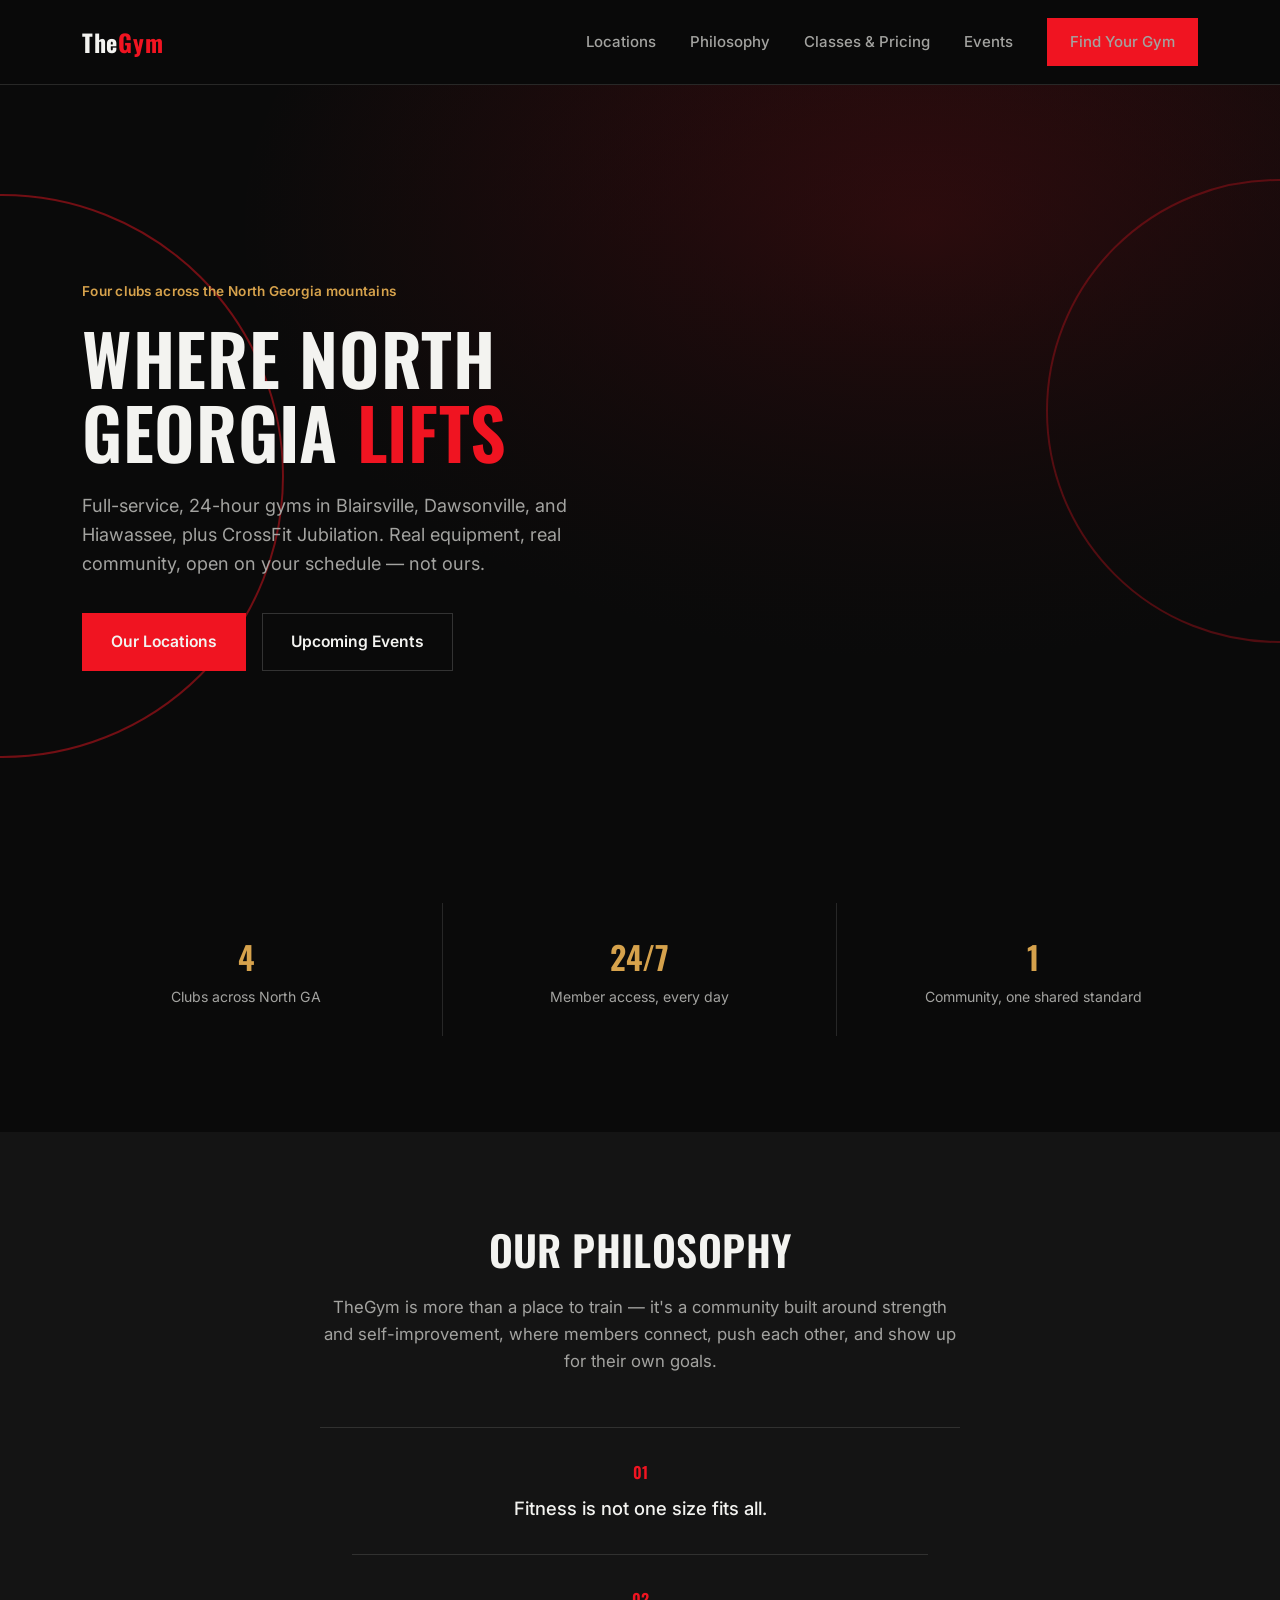
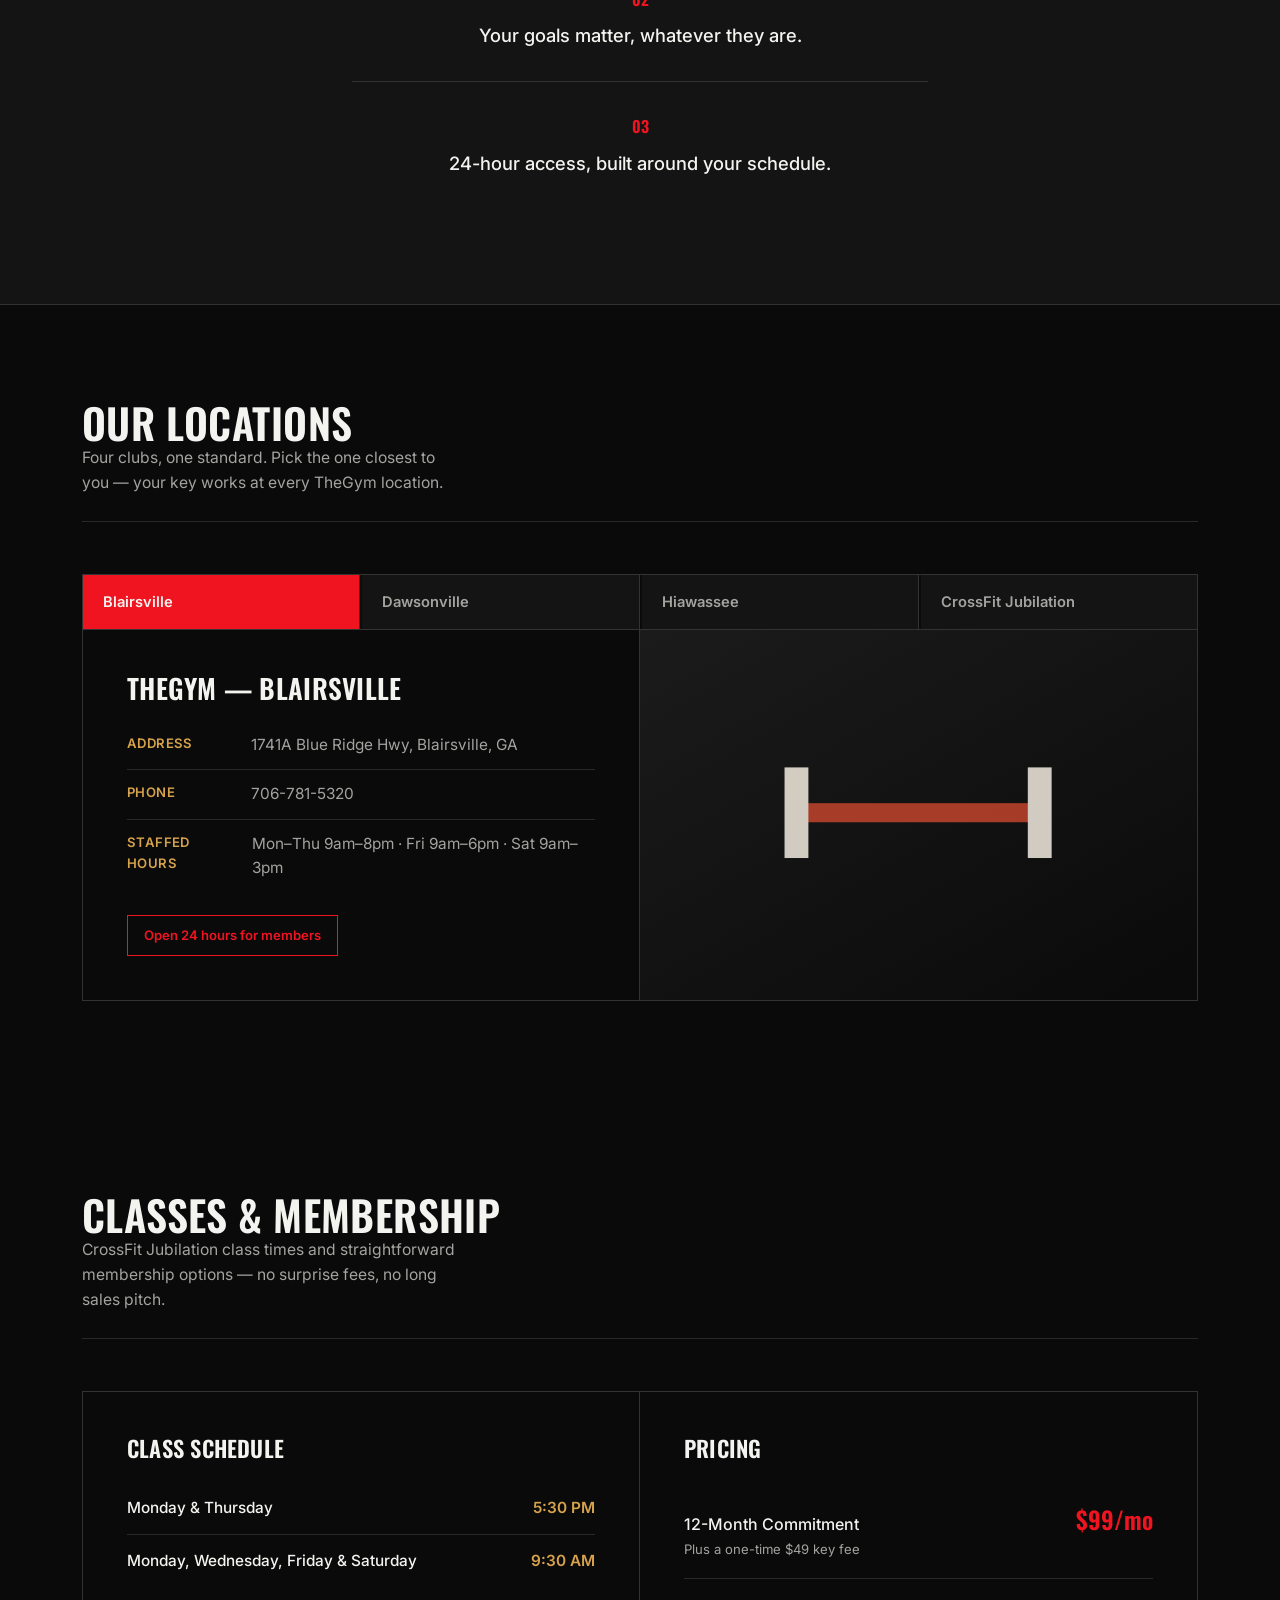
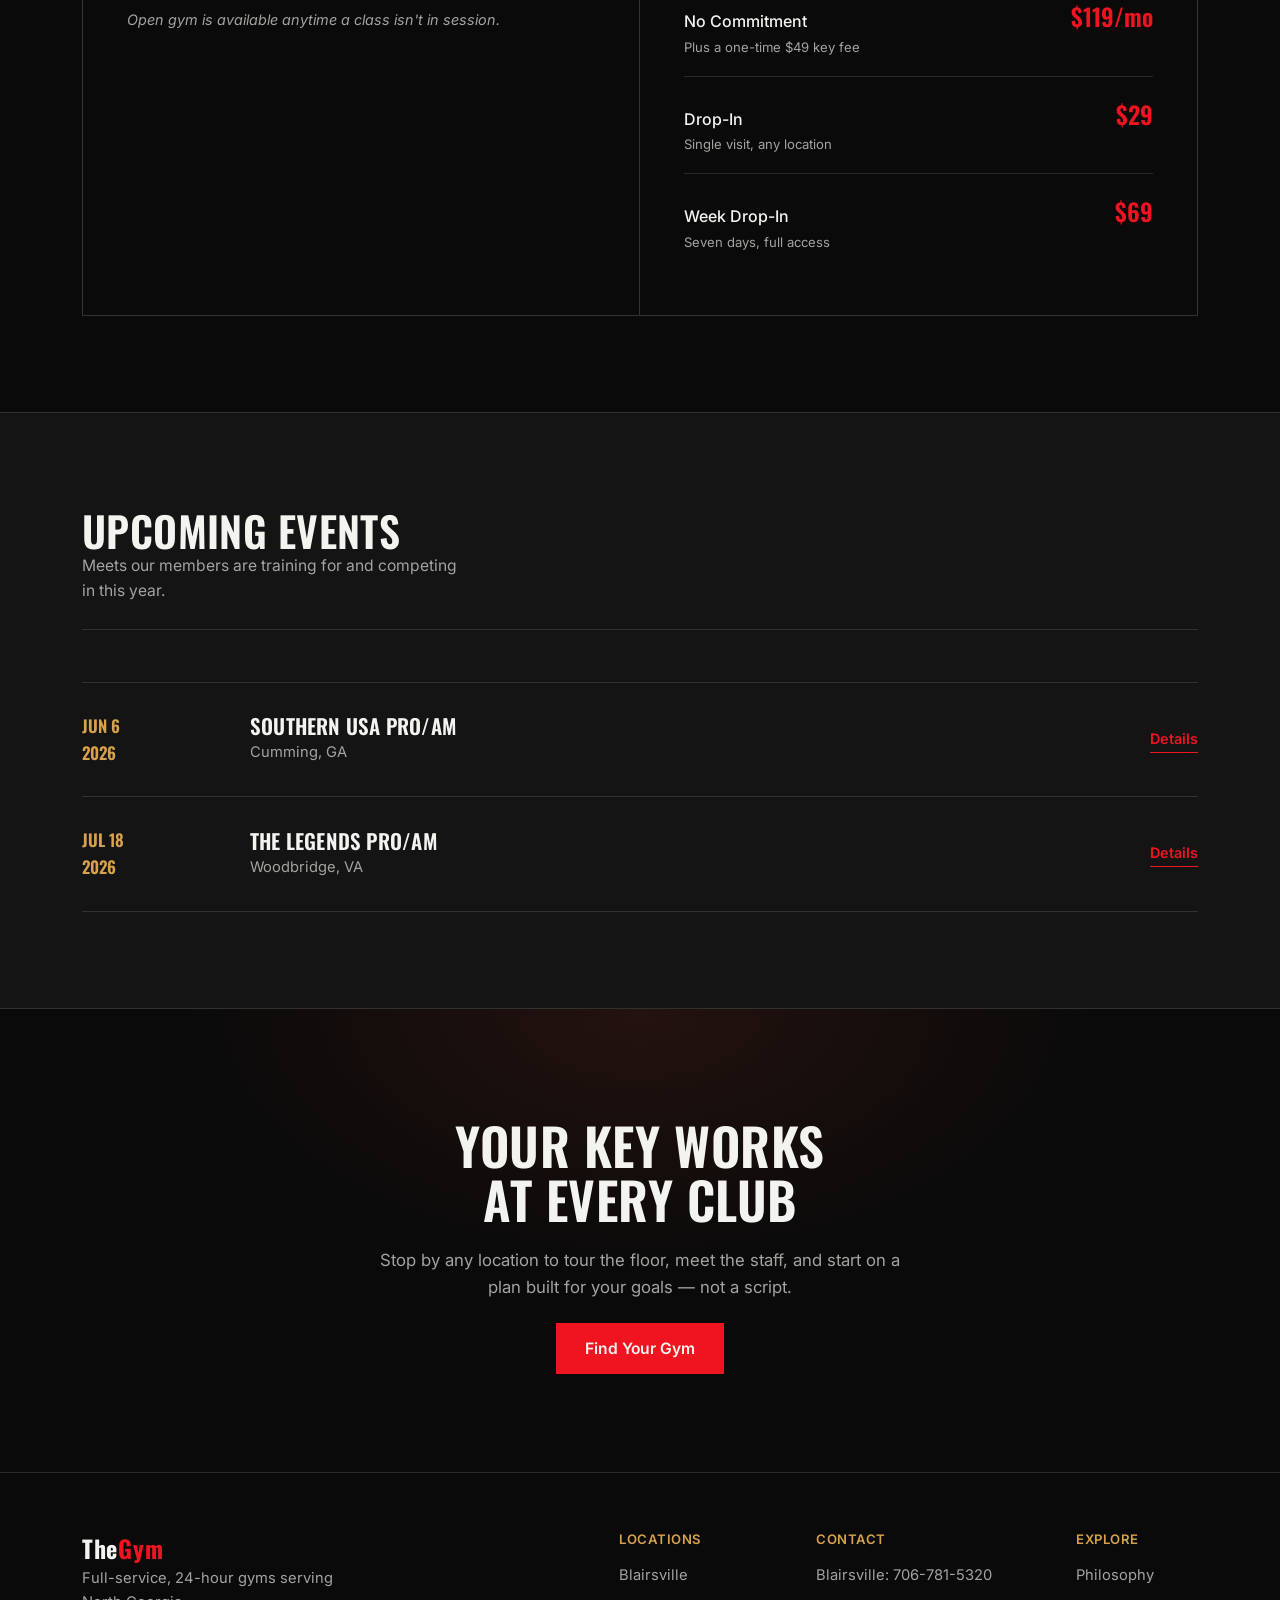
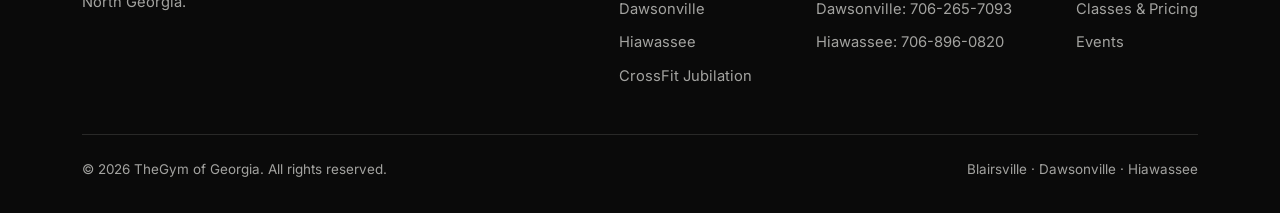
<file: index.html>
<!DOCTYPE html>
<html lang="en">
<head>
<meta charset="UTF-8">
<meta name="viewport" content="width=device-width, initial-scale=1.0">
<title>TheGym — Where North Georgia Lifts</title>
<link rel="preconnect" href="https://fonts.googleapis.com">
<link rel="preconnect" href="https://fonts.gstatic.com" crossorigin>
<link href="https://fonts.googleapis.com/css2?family=Oswald:wght@500;600;700&family=Inter:wght@400;500;600&display=swap" rel="stylesheet">
<link rel="stylesheet" href="styles.css">
</head>
<body>

<header class="site-nav">
  <div class="nav-inner">
    <a class="brand" href="#top">The<span>Gym</span></a>
    <nav class="nav-links" id="navLinks">
      <a href="#locations">Locations</a>
      <a href="#philosophy">Philosophy</a>
      <a href="#classes">Classes &amp; Pricing</a>
      <a href="#events">Events</a>
      <a class="nav-cta" href="#locations">Find Your Gym</a>
    </nav>
    <button class="nav-toggle" id="navToggle" aria-label="Toggle menu" aria-expanded="false">&#9776;</button>
  </div>
</header>

<main id="top">

  <!-- HERO -->
  <section class="hero">
    <div class="hero-inner">
      <div class="hero-content">
        <div class="hero-eyebrow">Four clubs across the North Georgia mountains</div>
        <h1>Where North<br>Georgia <em>Lifts</em></h1>
        <p class="lede">Full-service, 24-hour gyms in Blairsville, Dawsonville, and Hiawassee, plus CrossFit Jubilation. Real equipment, real community, open on your schedule &mdash; not ours.</p>
        <div class="hero-actions">
          <a class="btn-primary" href="#locations">Our Locations</a>
          <a class="btn-ghost" href="#events">Upcoming Events</a>
        </div>
      </div>
    </div>
  </section>

  <section class="hero-stats-wrap">
    <div class="hero-stats">
      <div class="wrap">
        <div class="stat"><div class="num">4</div><div class="label">Clubs across North GA</div></div>
        <div class="stat"><div class="num">24/7</div><div class="label">Member access, every day</div></div>
        <div class="stat"><div class="num">1</div><div class="label">Community, one shared standard</div></div>
      </div>
    </div>
  </section>

  <!-- PHILOSOPHY -->
  <section class="philosophy" id="philosophy">
    <div class="wrap">
      <div class="philosophy-head">
        <h2>Our Philosophy</h2>
        <p class="philosophy-copy">TheGym is more than a place to train &mdash; it's a community built around strength and self-improvement, where members connect, push each other, and show up for their own goals.</p>
      </div>
    </div>
    <div class="creed">
      <div class="creed-item">
        <div class="mark">01</div>
        <p>Fitness is not one size fits all.</p>
      </div>
      <div class="creed-item">
        <div class="mark">02</div>
        <p>Your goals matter, whatever they are.</p>
      </div>
      <div class="creed-item">
        <div class="mark">03</div>
        <p>24-hour access, built around your schedule.</p>
      </div>
    </div>
  </section>

  <!-- LOCATIONS -->
  <section id="locations">
    <div class="wrap">
      <div class="section-head">
        <div>
          <h2>Our Locations</h2>
          <p>Four clubs, one standard. Pick the one closest to you &mdash; your key works at every TheGym location.</p>
        </div>
      </div>

      <div class="loc-tabs" role="tablist">
        <button class="loc-tab active" data-loc="blairsville" role="tab" aria-selected="true">Blairsville</button>
        <button class="loc-tab" data-loc="dawsonville" role="tab" aria-selected="false">Dawsonville</button>
        <button class="loc-tab" data-loc="hiawassee" role="tab" aria-selected="false">Hiawassee</button>
        <button class="loc-tab" data-loc="jubilation" role="tab" aria-selected="false">CrossFit Jubilation</button>
      </div>

      <div class="loc-panels">
        <div class="loc-panel active" data-panel="blairsville">
          <div class="loc-info">
            <h3>TheGym &mdash; Blairsville</h3>
            <div class="loc-row"><span class="k">Address</span><span class="v">1741A Blue Ridge Hwy, Blairsville, GA</span></div>
            <div class="loc-row"><span class="k">Phone</span><span class="v">706-781-5320</span></div>
            <div class="loc-row"><span class="k">Staffed Hours</span><span class="v">Mon&ndash;Thu 9am&ndash;8pm &middot; Fri 9am&ndash;6pm &middot; Sat 9am&ndash;3pm</span></div>
            <div class="loc-badge">Open 24 hours for members</div>
          </div>
          <div class="loc-visual"><svg viewBox="0 0 120 120" xmlns="http://www.w3.org/2000/svg"><rect x="10" y="55" width="100" height="8" fill="#C1442D"/><rect x="4" y="40" width="10" height="38" fill="#F3ECE0"/><rect x="106" y="40" width="10" height="38" fill="#F3ECE0"/></svg></div>
        </div>
        <div class="loc-panel" data-panel="dawsonville">
          <div class="loc-info">
            <h3>TheGym &mdash; Dawsonville</h3>
            <div class="loc-row"><span class="k">Address</span><span class="v">749 SR-53, Suite 100, Dawsonville, GA</span></div>
            <div class="loc-row"><span class="k">Phone</span><span class="v">706-265-7093</span></div>
            <div class="loc-row"><span class="k">Staffed Hours</span><span class="v">Mon&ndash;Thu 9am&ndash;8pm &middot; Fri 9am&ndash;6pm &middot; Sat 9am&ndash;1pm</span></div>
            <div class="loc-badge">Open 24 hours for members</div>
          </div>
          <div class="loc-visual"><svg viewBox="0 0 120 120" xmlns="http://www.w3.org/2000/svg"><rect x="10" y="55" width="100" height="8" fill="#C1442D"/><rect x="4" y="40" width="10" height="38" fill="#F3ECE0"/><rect x="106" y="40" width="10" height="38" fill="#F3ECE0"/></svg></div>
        </div>
        <div class="loc-panel" data-panel="hiawassee">
          <div class="loc-info">
            <h3>TheGym &mdash; Hiawassee</h3>
            <div class="loc-row"><span class="k">Address</span><span class="v">536 Bell Creek Rd, Hiawassee, GA</span></div>
            <div class="loc-row"><span class="k">Phone</span><span class="v">706-896-0820</span></div>
            <div class="loc-row"><span class="k">Staffed Hours</span><span class="v">Mon&ndash;Thu 9am&ndash;8pm &middot; Fri 9am&ndash;6pm &middot; Sat 9am&ndash;1pm</span></div>
            <div class="loc-badge">Open 24 hours for members</div>
          </div>
          <div class="loc-visual"><svg viewBox="0 0 120 120" xmlns="http://www.w3.org/2000/svg"><rect x="10" y="55" width="100" height="8" fill="#C1442D"/><rect x="4" y="40" width="10" height="38" fill="#F3ECE0"/><rect x="106" y="40" width="10" height="38" fill="#F3ECE0"/></svg></div>
        </div>
        <div class="loc-panel" data-panel="jubilation">
          <div class="loc-info">
            <h3>CrossFit Jubilation</h3>
            <div class="loc-row"><span class="k">Program</span><span class="v">CrossFit-style classes hosted from our Hiawassee club</span></div>
            <div class="loc-row"><span class="k">Class Days</span><span class="v">Mon &amp; Thu 5:30pm &middot; Mon, Wed, Fri &amp; Sat 9:30am</span></div>
            <div class="loc-row"><span class="k">Open Gym</span><span class="v">Anytime a class isn't in session</span></div>
            <div class="loc-badge">See class schedule below</div>
          </div>
          <div class="loc-visual"><svg viewBox="0 0 120 120" xmlns="http://www.w3.org/2000/svg"><circle cx="60" cy="60" r="34" fill="none" stroke="#D6A24C" stroke-width="4"/><rect x="55" y="20" width="10" height="20" fill="#C1442D"/><rect x="55" y="80" width="10" height="20" fill="#C1442D"/></svg></div>
        </div>
      </div>
    </div>
  </section>

  <!-- CLASSES & PRICING -->
  <section id="classes">
    <div class="wrap">
      <div class="section-head">
        <div>
          <h2>Classes &amp; Membership</h2>
          <p>CrossFit Jubilation class times and straightforward membership options &mdash; no surprise fees, no long sales pitch.</p>
        </div>
      </div>
      <div class="grid-2">
        <div class="panel-block">
          <h3>Class Schedule</h3>
          <div class="sched-row"><span class="days">Monday &amp; Thursday</span><span class="time">5:30 PM</span></div>
          <div class="sched-row"><span class="days">Monday, Wednesday, Friday &amp; Saturday</span><span class="time">9:30 AM</span></div>
          <p class="sched-note">Open gym is available anytime a class isn't in session.</p>
        </div>
        <div class="panel-block">
          <h3>Pricing</h3>
          <div class="price-row"><span class="plan">12-Month Commitment<small>Plus a one-time $49 key fee</small></span><span class="amount">$99/mo</span></div>
          <div class="price-row"><span class="plan">No Commitment<small>Plus a one-time $49 key fee</small></span><span class="amount">$119/mo</span></div>
          <div class="price-row"><span class="plan">Drop-In<small>Single visit, any location</small></span><span class="amount">$29</span></div>
          <div class="price-row"><span class="plan">Week Drop-In<small>Seven days, full access</small></span><span class="amount">$69</span></div>
        </div>
      </div>
    </div>
  </section>

  <!-- EVENTS -->
  <section class="events" id="events">
    <div class="wrap">
      <div class="section-head">
        <div>
          <h2>Upcoming Events</h2>
          <p>Meets our members are training for and competing in this year.</p>
        </div>
      </div>
      <div class="event-list">
        <div class="event-row">
          <div class="event-date">JUN 6<br>2026</div>
          <div class="event-name">
            <h4>Southern USA Pro/Am</h4>
            <p>Cumming, GA</p>
          </div>
          <a class="event-link" href="#">Details</a>
        </div>
        <div class="event-row">
          <div class="event-date">JUL 18<br>2026</div>
          <div class="event-name">
            <h4>The Legends Pro/Am</h4>
            <p>Woodbridge, VA</p>
          </div>
          <a class="event-link" href="#">Details</a>
        </div>
      </div>
    </div>
  </section>

  <!-- FINAL CTA -->
  <section class="final-cta">
    <div class="wrap">
      <h2>Your Key Works<br>at Every Club</h2>
      <p>Stop by any location to tour the floor, meet the staff, and start on a plan built for your goals &mdash; not a script.</p>
      <a class="btn-primary" href="#locations">Find Your Gym</a>
    </div>
  </section>

</main>

<footer>
  <div class="wrap">
    <div class="footer-top">
      <div class="footer-brand">
        <a class="brand" href="#top">The<span>Gym</span></a>
        <p>Full-service, 24-hour gyms serving North Georgia.</p>
      </div>
      <div class="footer-cols">
        <div class="footer-col">
          <h5>Locations</h5>
          <a href="#locations">Blairsville</a>
          <a href="#locations">Dawsonville</a>
          <a href="#locations">Hiawassee</a>
          <a href="#locations">CrossFit Jubilation</a>
        </div>
        <div class="footer-col">
          <h5>Contact</h5>
          <span>Blairsville: 706-781-5320</span>
          <span>Dawsonville: 706-265-7093</span>
          <span>Hiawassee: 706-896-0820</span>
        </div>
        <div class="footer-col">
          <h5>Explore</h5>
          <a href="#philosophy">Philosophy</a>
          <a href="#classes">Classes &amp; Pricing</a>
          <a href="#events">Events</a>
        </div>
      </div>
    </div>
    <div class="footer-bottom">
      <span>&copy; 2026 TheGym of Georgia. All rights reserved.</span>
      <span>Blairsville &middot; Dawsonville &middot; Hiawassee</span>
    </div>
  </div>
</footer>

<script src="script.js" defer></script>

</body>
</html>
</file>
<file: styles.css>
:root{
    --ink:#0A0A0A;
    --panel:#141414;
    --panel-2:#1B1B1B;
    --steel:#333333;
    --rust:#F01421;
    --rust-dim:#B80D18;
    --gold:#D6A24C;
    --paper:#F3F3F0;
    --muted:#A3A3A0;
    --line: rgba(243,243,240,0.13);
  }
  *{box-sizing:border-box; margin:0; padding:0;}
  html{scroll-behavior:smooth;}
  body{
    background:var(--ink);
    color:var(--paper);
    font-family:'Inter', sans-serif;
    line-height:1.6;
    -webkit-font-smoothing:antialiased;
  }
  img{max-width:100%; display:block;}
  a{color:inherit; text-decoration:none;}
  .wrap{max-width:1180px; margin:0 auto; padding:0 32px;}
  h1,h2,h3,h4{font-family:'Oswald', sans-serif; font-weight:600; letter-spacing:0.01em; line-height:1.05;}
  button{font-family:inherit; cursor:pointer;}
  :focus-visible{outline:3px solid var(--gold); outline-offset:3px;}

  /* ---------- NAV ---------- */
  header.site-nav{
    position:sticky; top:0; z-index:50;
    background:rgba(10,10,10,0.92);
    backdrop-filter:blur(8px);
    border-bottom:1px solid var(--line);
  }
  .nav-inner{
    display:flex; align-items:center; justify-content:space-between;
    padding:18px 32px; max-width:1180px; margin:0 auto;
  }
  .brand{
    font-family:'Oswald', sans-serif; font-size:1.5rem; font-weight:700;
    letter-spacing:0.03em;
  }
  .brand span{color:var(--rust);}
  .nav-links{display:flex; gap:34px; align-items:center;}
  .nav-links a{font-size:0.94rem; font-weight:500; color:var(--muted); transition:color .15s;}
  .nav-links a:hover{color:var(--paper);}
  .nav-cta{
    background:var(--rust); color:#FFFFFF; padding:11px 22px;
    font-weight:600; font-size:0.92rem; border:1px solid var(--rust);
    transition:background .15s, color .15s;
  }
  .nav-cta:hover{background:var(--rust-dim); color:var(--muted);}
  .nav-toggle{display:none; background:none; border:none; color:var(--paper); font-size:1.6rem;}

  /* ---------- HERO ---------- */
  .hero{
    position:relative; overflow:hidden;
    min-height:80vh;
    display:flex; align-items:center;
    background:
      linear-gradient(180deg, rgba(10,10,10,0.35) 0%, rgba(10,10,10,0.78) 60%, rgba(10,10,10,0.97) 100%),
      radial-gradient(ellipse 1100px 700px at 72% 18%, rgba(240,20,33,0.28), transparent 62%),
      var(--ink);
  }
  .hero::before, .hero::after{
    content:''; position:absolute; border-radius:50%;
    border:2px solid var(--rust); opacity:0.45; pointer-events:none;
  }
  .hero::before{
    width:560px; height:560px; left:-280px; top:50%; transform:translateY(-50%);
  }
  .hero::after{
    width:460px; height:460px; right:-230px; top:12%; opacity:0.3;
  }
  .hero-inner{
    position:relative; z-index:1;
    max-width:1180px; margin:0 auto; padding:100px 32px; width:100%;
  }
  .hero-content{max-width:620px;}
  .hero-eyebrow{
    color:var(--gold); font-size:0.85rem; font-weight:600;
    margin-bottom:18px; letter-spacing:0.02em;
  }
  .hero h1{
    font-size:clamp(2.6rem, 5.6vw, 4.4rem);
    text-transform:uppercase;
    color:var(--paper);
  }
  .hero h1 em{
    font-style:normal; color:var(--rust);
  }
  .hero p.lede{
    margin-top:22px; font-size:1.13rem; color:var(--muted); max-width:46ch;
  }
  .hero-actions{display:flex; gap:16px; margin-top:36px; flex-wrap:wrap;}
  .btn-primary{
    background:var(--rust); color:var(--paper); padding:15px 28px;
    font-weight:600; font-size:0.98rem; border:1px solid var(--rust);
  }
  .btn-primary:hover{background:var(--rust-dim);}
  .btn-ghost{
    background:transparent; color:var(--paper); padding:15px 28px;
    font-weight:600; font-size:0.98rem; border:1px solid var(--steel);
  }
  .btn-ghost:hover{border-color:var(--gold); color:var(--gold);}

  .hero-stats .wrap{
    display:grid; grid-template-columns:repeat(3,1fr);
    padding:0; max-width:1180px; margin:0 auto;
  }
  .stat{
    padding:28px 32px; border-right:1px solid var(--line);
    text-align:center;
  }
  .stat:last-child{border-right:none;}
  .stat .num{font-family:'Oswald',sans-serif; font-size:2rem; color:var(--gold); font-weight:600;}
  .stat .label{font-size:0.88rem; color:var(--muted); margin-top:4px;}

  /* ---------- SECTION SHELL ---------- */
  section{padding:96px 0;}
  .hero-stats-wrap{padding-top:36px;}
  .section-head{
    display:flex; justify-content:space-between; align-items:flex-end;
    gap:24px; margin-bottom:52px; border-bottom:1px solid var(--line); padding-bottom:26px;
  }
  .section-head h2{
    font-size:clamp(1.9rem, 3.4vw, 2.6rem); text-transform:uppercase; color:var(--paper);
  }
  .section-head p{color:var(--muted); max-width:38ch; font-size:0.98rem;}

  /* ---------- PHILOSOPHY ---------- */
  .philosophy{background:var(--panel); border-bottom:1px solid var(--line);}
  .philosophy-head{
    text-align:center; max-width:640px; margin:0 auto;
  }
  .philosophy-head h2{
    font-size:clamp(1.9rem, 3.4vw, 2.6rem); text-transform:uppercase; color:var(--paper);
  }
  .philosophy-copy{color:var(--muted); font-size:1.05rem; margin-top:22px;}
  .creed{
    display:flex; flex-direction:column; align-items:stretch;
    max-width:640px; margin:52px auto 0; padding:0 32px;
    border-top:1px solid var(--line);
  }
  .creed-item{
    padding:32px 0; border-bottom:1px solid var(--line); text-align:center;
  }
  .creed-item:last-child{border-bottom:none;}
  .creed-item .mark{color:var(--rust); font-family:'Oswald',sans-serif; font-size:1rem; font-weight:600; margin-bottom:10px;}
  .creed-item p{font-size:1.15rem; color:var(--paper); font-weight:500; line-height:1.45;}

  /* ---------- LOCATIONS ---------- */
  .loc-tabs{
    display:flex; gap:2px; flex-wrap:wrap; margin-bottom:0;
    border:1px solid var(--steel);
  }
  .loc-tab{
    flex:1; min-width:150px; background:var(--panel); border:none; color:var(--muted);
    padding:18px 20px; font-weight:600; font-size:0.92rem; text-align:left;
    border-right:1px solid var(--steel);
    transition:background .15s, color .15s;
  }
  .loc-tab:last-child{border-right:none;}
  .loc-tab.active{background:var(--rust); color:var(--paper);}
  .loc-tab:not(.active):hover{background:var(--panel-2); color:var(--paper);}

  .loc-panels{border:1px solid var(--steel); border-top:none;}
  .loc-panel{
    display:none; grid-template-columns:1fr 1fr; gap:0;
  }
  .loc-panel.active{display:grid;}
  .loc-info{padding:44px; border-right:1px solid var(--steel);}
  .loc-info h3{font-size:1.7rem; text-transform:uppercase; margin-bottom:18px;}
  .loc-row{display:flex; gap:14px; padding:12px 0; border-top:1px solid var(--line);}
  .loc-row:first-of-type{border-top:none;}
  .loc-row .k{color:var(--gold); font-size:0.82rem; font-weight:600; text-transform:uppercase; letter-spacing:0.03em; min-width:110px;}
  .loc-row .v{color:var(--muted); font-size:0.96rem;}
  .loc-badge{
    display:inline-block; margin-top:22px; padding:9px 16px; border:1px solid var(--rust);
    color:var(--rust); font-size:0.82rem; font-weight:600;
  }
  .loc-visual{
    background:linear-gradient(150deg, var(--panel-2), var(--ink));
    display:flex; align-items:center; justify-content:center; padding:40px;
  }
  .loc-visual svg{width:60%; opacity:0.85;}

  /* ---------- CLASSES & PRICING ---------- */
  .grid-2{display:grid; grid-template-columns:1fr 1fr; gap:0; border:1px solid var(--steel);}
  .panel-block{padding:44px; border-right:1px solid var(--steel);}
  .panel-block:last-child{border-right:none;}
  .panel-block h3{font-size:1.4rem; text-transform:uppercase; margin-bottom:22px; color:var(--paper);}
  .sched-row{display:flex; justify-content:space-between; gap:18px; padding:14px 0; border-top:1px solid var(--line); font-size:0.96rem;}
  .sched-row:first-of-type{border-top:none;}
  .sched-row .days{color:var(--paper); font-weight:500;}
  .sched-row .time{color:var(--gold); font-weight:600; white-space:nowrap;}
  .sched-note{margin-top:20px; color:var(--muted); font-size:0.9rem; font-style:italic;}

  .price-row{display:flex; justify-content:space-between; align-items:baseline; padding:18px 0; border-top:1px solid var(--line);}
  .price-row:first-of-type{border-top:none;}
  .price-row .plan{font-weight:500; color:var(--paper); font-size:1rem;}
  .price-row .plan small{display:block; color:var(--muted); font-size:0.82rem; font-weight:400; margin-top:2px;}
  .price-row .amount{font-family:'Oswald',sans-serif; font-size:1.5rem; color:var(--rust); font-weight:600; white-space:nowrap;}

  /* ---------- EVENTS ---------- */
  .events{background:var(--panel); border-top:1px solid var(--line); border-bottom:1px solid var(--line);}
  .event-list{border-top:1px solid var(--line);}
  .event-row{
    display:grid; grid-template-columns:140px 1fr auto; gap:28px; align-items:center;
    padding:30px 0; border-bottom:1px solid var(--line);
  }
  .event-date{font-family:'Oswald',sans-serif; color:var(--gold); font-size:1.05rem; font-weight:600;}
  .event-name h4{font-size:1.3rem; text-transform:uppercase; color:var(--paper);}
  .event-name p{color:var(--muted); font-size:0.92rem; margin-top:4px;}
  .event-link{color:var(--rust); font-weight:600; font-size:0.9rem; border-bottom:1px solid var(--rust); padding-bottom:2px; white-space:nowrap;}

  /* ---------- CTA ---------- */
  .final-cta{
    text-align:center; padding:110px 0;
    background:radial-gradient(ellipse 700px 400px at 50% 0%, rgba(193,68,45,0.14), transparent 65%);
  }
  .final-cta h2{font-size:clamp(2rem, 4.4vw, 3.2rem); text-transform:uppercase; margin-bottom:20px;}
  .final-cta p{color:var(--muted); max-width:50ch; margin:0 auto 36px; font-size:1.05rem;}

  /* ---------- FOOTER ---------- */
  footer{border-top:1px solid var(--line); padding:56px 0 32px;}
  .footer-top{display:flex; justify-content:space-between; gap:40px; flex-wrap:wrap; padding-bottom:36px;}
  .footer-brand .brand{margin-bottom:12px;}
  .footer-brand p{color:var(--muted); font-size:0.92rem; max-width:32ch;}
  .footer-cols{display:flex; gap:64px; flex-wrap:wrap;}
  .footer-col h5{font-size:0.82rem; text-transform:uppercase; letter-spacing:0.04em; color:var(--gold); margin-bottom:14px; font-weight:600; font-family:'Inter',sans-serif;}
  .footer-col a, .footer-col span{display:block; color:var(--muted); font-size:0.92rem; margin-bottom:10px;}
  .footer-col a:hover{color:var(--paper);}
  .footer-bottom{
    border-top:1px solid var(--line); padding-top:24px; display:flex; justify-content:space-between;
    color:var(--muted); font-size:0.84rem; flex-wrap:wrap; gap:10px;
  }

  /* ---------- RESPONSIVE ---------- */
  @media (max-width:860px){
    .nav-links{position:fixed; top:0; left:0; right:0; height:100vh; height:100dvh;
      background:var(--ink); z-index:100;
      flex-direction:column; justify-content:center; align-items:center; text-align:center;
      padding:90px 32px 40px; gap:32px; display:none; overflow-y:auto;}
    .nav-links.open{display:flex;}
    .nav-links a{font-size:1.4rem;}
    .nav-links a.nav-cta{font-size:1.1rem;}
    .nav-toggle{display:block; position:relative; z-index:101;}
    .hero{min-height:70vh;}
    .hero-inner{padding-top:70px;}
    .hero::before{width:320px; height:320px; left:-160px;}
    .hero::after{width:260px; height:260px; right:-130px;}
    .hero-stats .wrap{padding:0 20px;}
    .stat{padding:20px 10px;}
    .creed{padding:0 20px;}
    .loc-panel{grid-template-columns:1fr;}
    .loc-info{border-right:none; border-bottom:1px solid var(--steel);}
    .grid-2{grid-template-columns:1fr;}
    .panel-block{border-right:none; border-bottom:1px solid var(--steel);}
    .panel-block:last-child{border-bottom:none;}
    .event-row{grid-template-columns:1fr; gap:8px;}
    .footer-top{flex-direction:column;}
  }
  @media (prefers-reduced-motion: reduce){
    html{scroll-behavior:auto;}
  }
</file>
